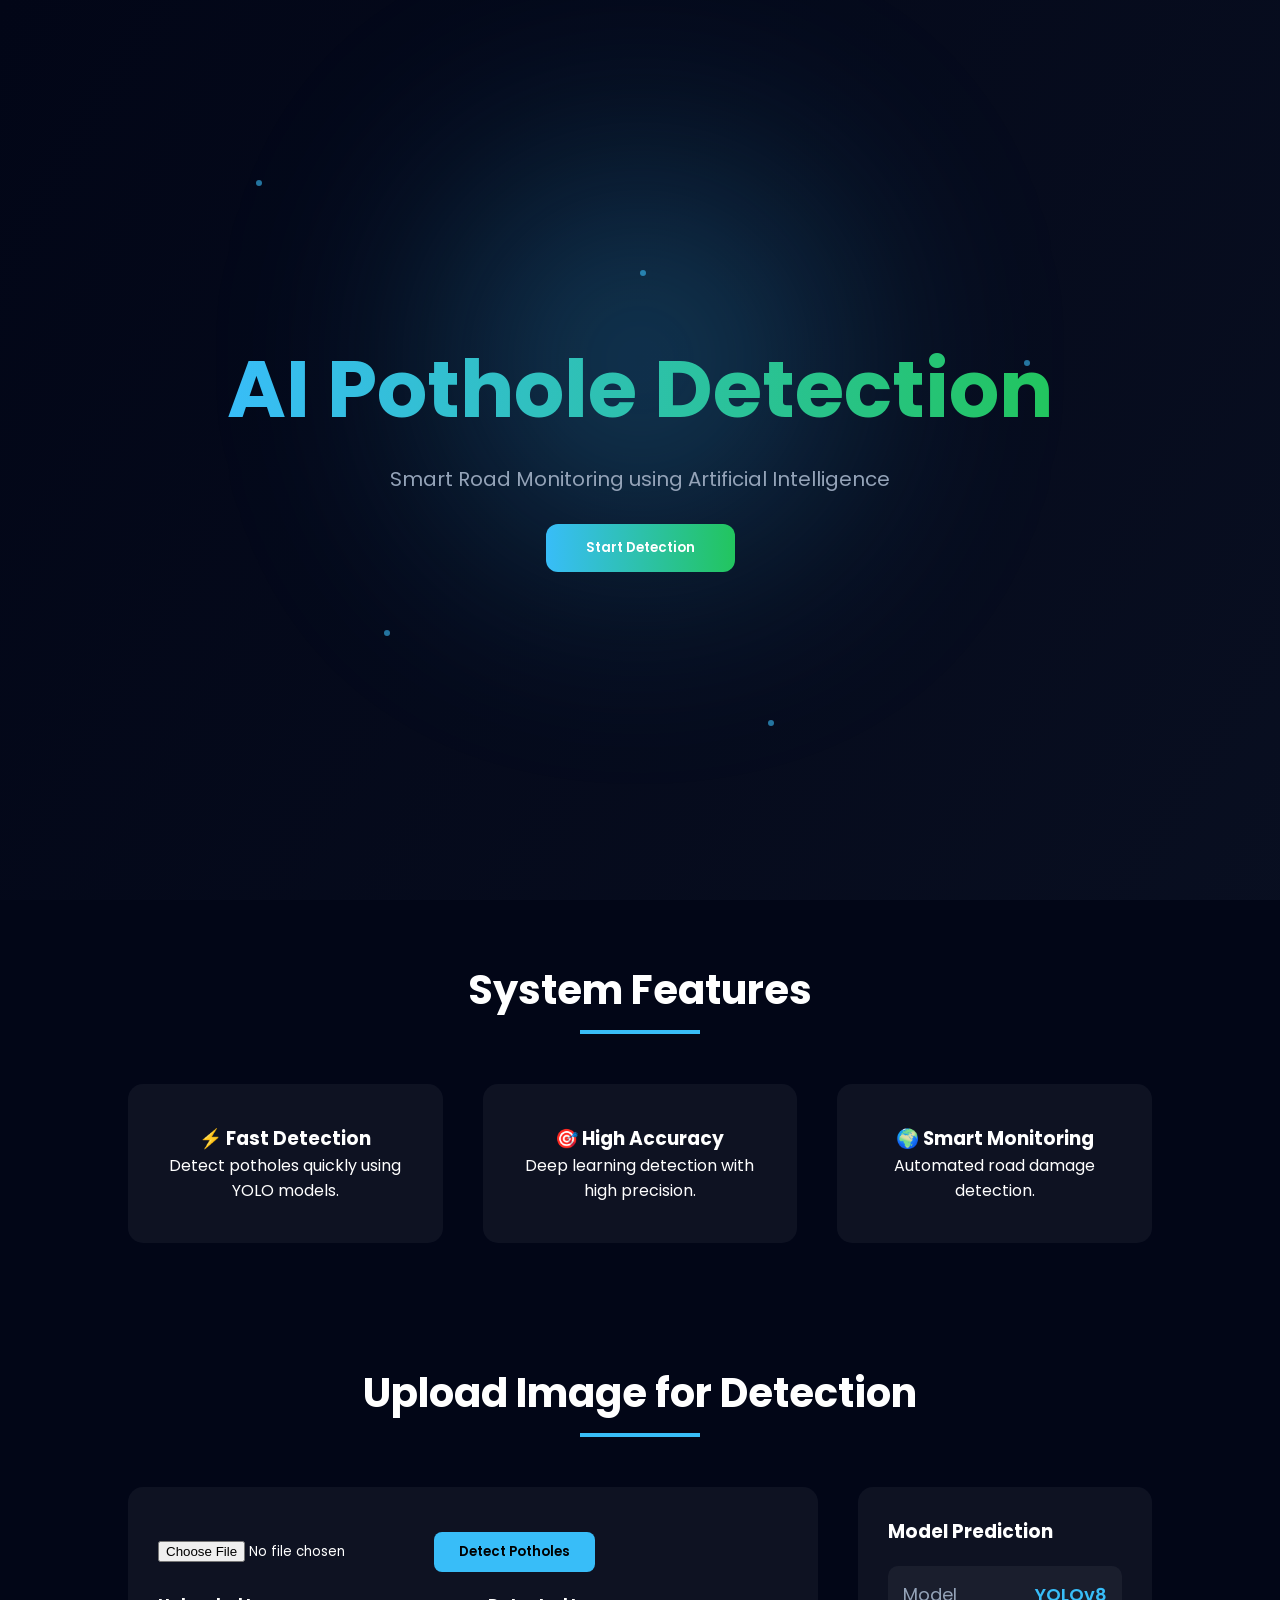
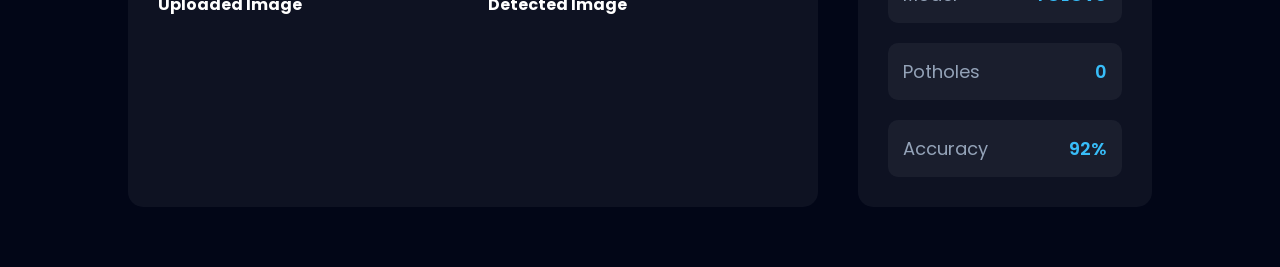
<file: index.html>
<!DOCTYPE html>
<html>

<head>

<title>AI Pothole Detection</title>

<link rel="stylesheet" href="style.css">

<link href="https://fonts.googleapis.com/css2?family=Poppins:wght@300;500;700&display=swap" rel="stylesheet">

</head>


<body>

<div class="background"></div>

<section class="hero">
<div class="ai-glow"></div>
<div class="particles">
<span></span>
<span></span>
<span></span>
<span></span>
<span></span>
</div>

<h1 class="main-title">AI Pothole Detection</h1>

<p class="subtitle">Smart Road Monitoring using Artificial Intelligence</p>
<button class="hero-btn" onclick="scrollToDetect()">Start Detection</button>

</section>


<section class="features">

<h2 class="section-title">System Features</h2>

<div class="feature-grid">

<div class="feature-card">
<h3>⚡ Fast Detection</h3>
<p>Detect potholes quickly using YOLO models.</p>
</div>

<div class="feature-card">
<h3>🎯 High Accuracy</h3>
<p>Deep learning detection with high precision.</p>
</div>

<div class="feature-card">
<h3>🌍 Smart Monitoring</h3>
<p>Automated road damage detection.</p>
</div>

</div>

</section>



<section class="detect" id="detect-section">

<h2 class="section-title">Upload Image for Detection</h2>

<div class="detect-layout">

<div class="upload-box">

<input type="file" id="imageUpload" accept="image/*">

<button onclick="detect()">Detect Potholes</button>

<div class="image-row">

<div>

<h4>Uploaded Image</h4>

<img id="uploadedImage">

</div>

<div>

<h4>Detected Image</h4>

<img id="detectedImage">

</div>

</div>

</div>



<div class="model-dashboard">

<h3>Model Prediction</h3>

<div class="model-info">

<div class="info-box">
<span class="label">Model</span>
<span class="value">YOLOv8</span>
</div>

<div class="info-box">
<span class="label">Potholes</span>
<span class="value" id="potholeCount">0</span>
</div>

<div class="info-box">
<span class="label">Accuracy</span>
<span class="value">92%</span>
</div>

</div>

</div>

</div>

</section>


<script src="script.js"></script>

</body>

</html>
</file>
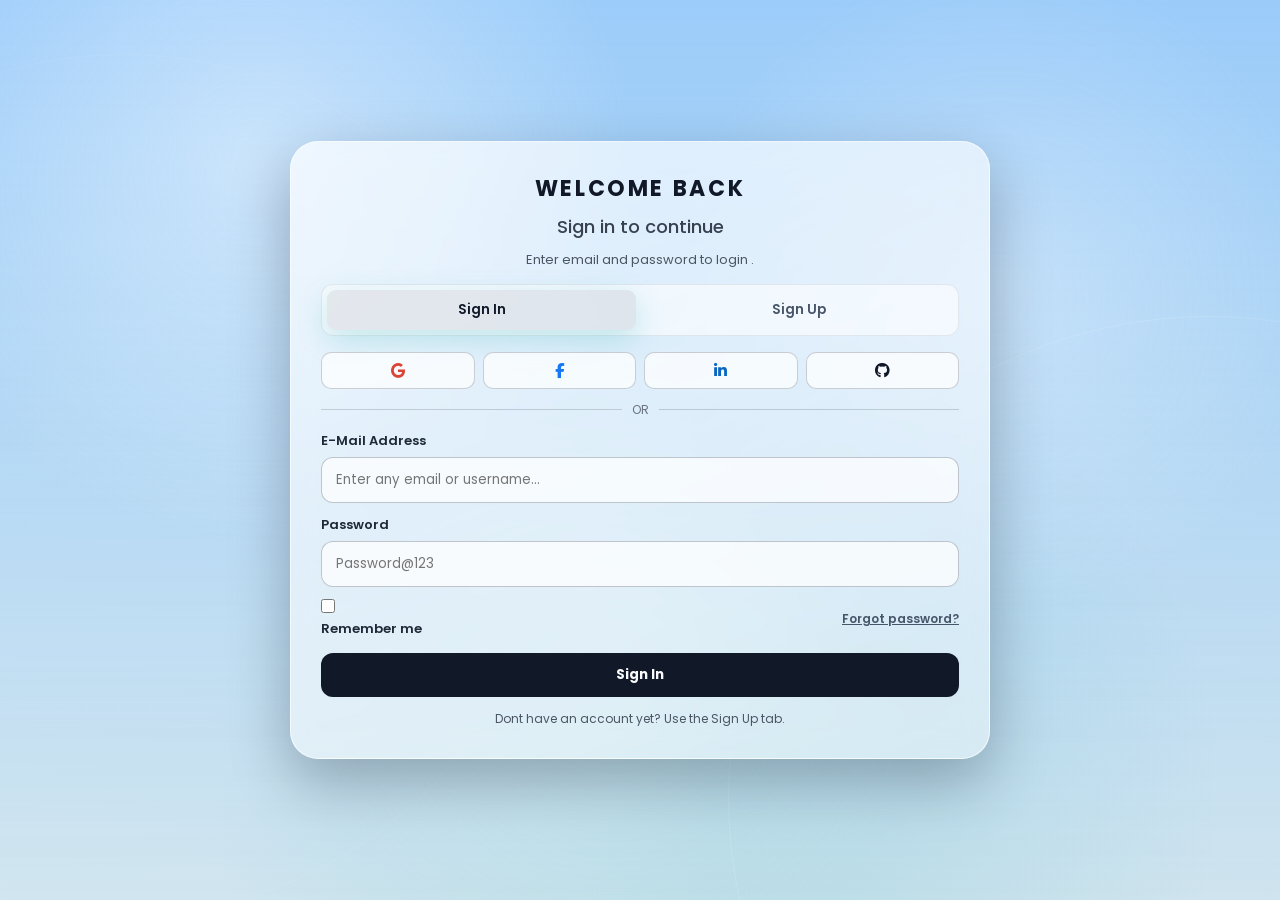
<file: frontend/index.html>
<!DOCTYPE html>
<html>
<head>
    <meta charset="UTF-8">
    <title>AI Pothole Detection</title>
    <link rel="stylesheet" href="style.css">
    <link rel="stylesheet" href="auth.css">
    <link rel="stylesheet" href="https://cdnjs.cloudflare.com/ajax/libs/font-awesome/6.5.2/css/all.min.css">
    <link href="https://fonts.googleapis.com/css2?family=Poppins:wght@300;500;700&display=swap" rel="stylesheet">
</head>

<body>

    <div class="background"></div>

    <section class="auth-screen" id="authScreen">
        <div class="cloud-overlay"></div>
        <div class="auth-shell">
            <div class="auth-card">
                <div class="auth-card-head">
                    <p class="auth-kicker">Welcome back</p>
                    <h2>Sign in to continue</h2>
                    <p class="auth-card-copy">Enter email and password to login .</p>
                </div>

                <div class="auth-tabs" role="tablist" aria-label="Authentication options">
                    <button class="auth-tab active" data-auth-tab="signin" type="button">Sign In</button>
                    <button class="auth-tab" data-auth-tab="signup" type="button">Sign Up</button>
                </div>

                <div class="auth-alert hidden" id="authAlert" role="alert"></div>

                <form class="auth-form active" id="signinForm">
                    <div class="social-row">
                        <button type="button" class="social-btn" data-social="google" aria-label="Continue with Google"><i class="fa-brands fa-google"></i></button>
                        <button type="button" class="social-btn" data-social="facebook" aria-label="Continue with Facebook"><i class="fa-brands fa-facebook-f"></i></button>
                        <button type="button" class="social-btn" data-social="linkedin" aria-label="Continue with LinkedIn"><i class="fa-brands fa-linkedin-in"></i></button>
                        <button type="button" class="social-btn" data-social="github" aria-label="Continue with GitHub"><i class="fa-brands fa-github"></i></button>
                    </div>

                    <div class="auth-divider"><span>OR</span></div>

                    <label>
                        E-Mail Address
                        <input type="text" id="signinEmail" placeholder="Enter any email or username..." required>
                    </label>
                    <label>
                        Password
                        <input type="password" id="signinPassword" placeholder="Password@123" required>
                    </label>
                    <div class="auth-inline-row">
                        <label class="check-row"><input type="checkbox" id="rememberMe"> Remember me</label>
                        <button type="button" class="text-btn">Forgot password?</button>
                    </div>
                    <button type="submit" class="auth-submit">Sign In</button>
                    <p class="auth-hint">Dont have an account yet? Use the Sign Up tab.</p>
                </form>

                <form class="auth-form" id="signupForm">
                    <div class="social-row">
                        <button type="button" class="social-btn" data-social="google" aria-label="Sign up with Google"><i class="fa-brands fa-google"></i></button>
                        <button type="button" class="social-btn" data-social="facebook" aria-label="Sign up with Facebook"><i class="fa-brands fa-facebook-f"></i></button>
                        <button type="button" class="social-btn" data-social="linkedin" aria-label="Sign up with LinkedIn"><i class="fa-brands fa-linkedin-in"></i></button>
                        <button type="button" class="social-btn" data-social="github" aria-label="Sign up with GitHub"><i class="fa-brands fa-github"></i></button>
                    </div>

                    <div class="auth-divider"><span>OR</span></div>

                    <label>
                        Full Name
                        <input type="text" id="signupName" placeholder="Your name" required>
                    </label>
                    <label>
                        E-Mail Address
                        <input type="email" id="signupEmail" placeholder="you@example.com" required>
                    </label>
                    <label>
                        Password
                        <input type="password" id="signupPassword" placeholder="Create your password" required>
                    </label>
                    <button type="submit" class="auth-submit">Create Account</button>
                    <p class="auth-hint">Social sign up buttons above are available as quick entry options.</p>
                </form>
            </div>
        </div>
    </section>

    <script src="script.js"></script>
</body>
</html>
</file>
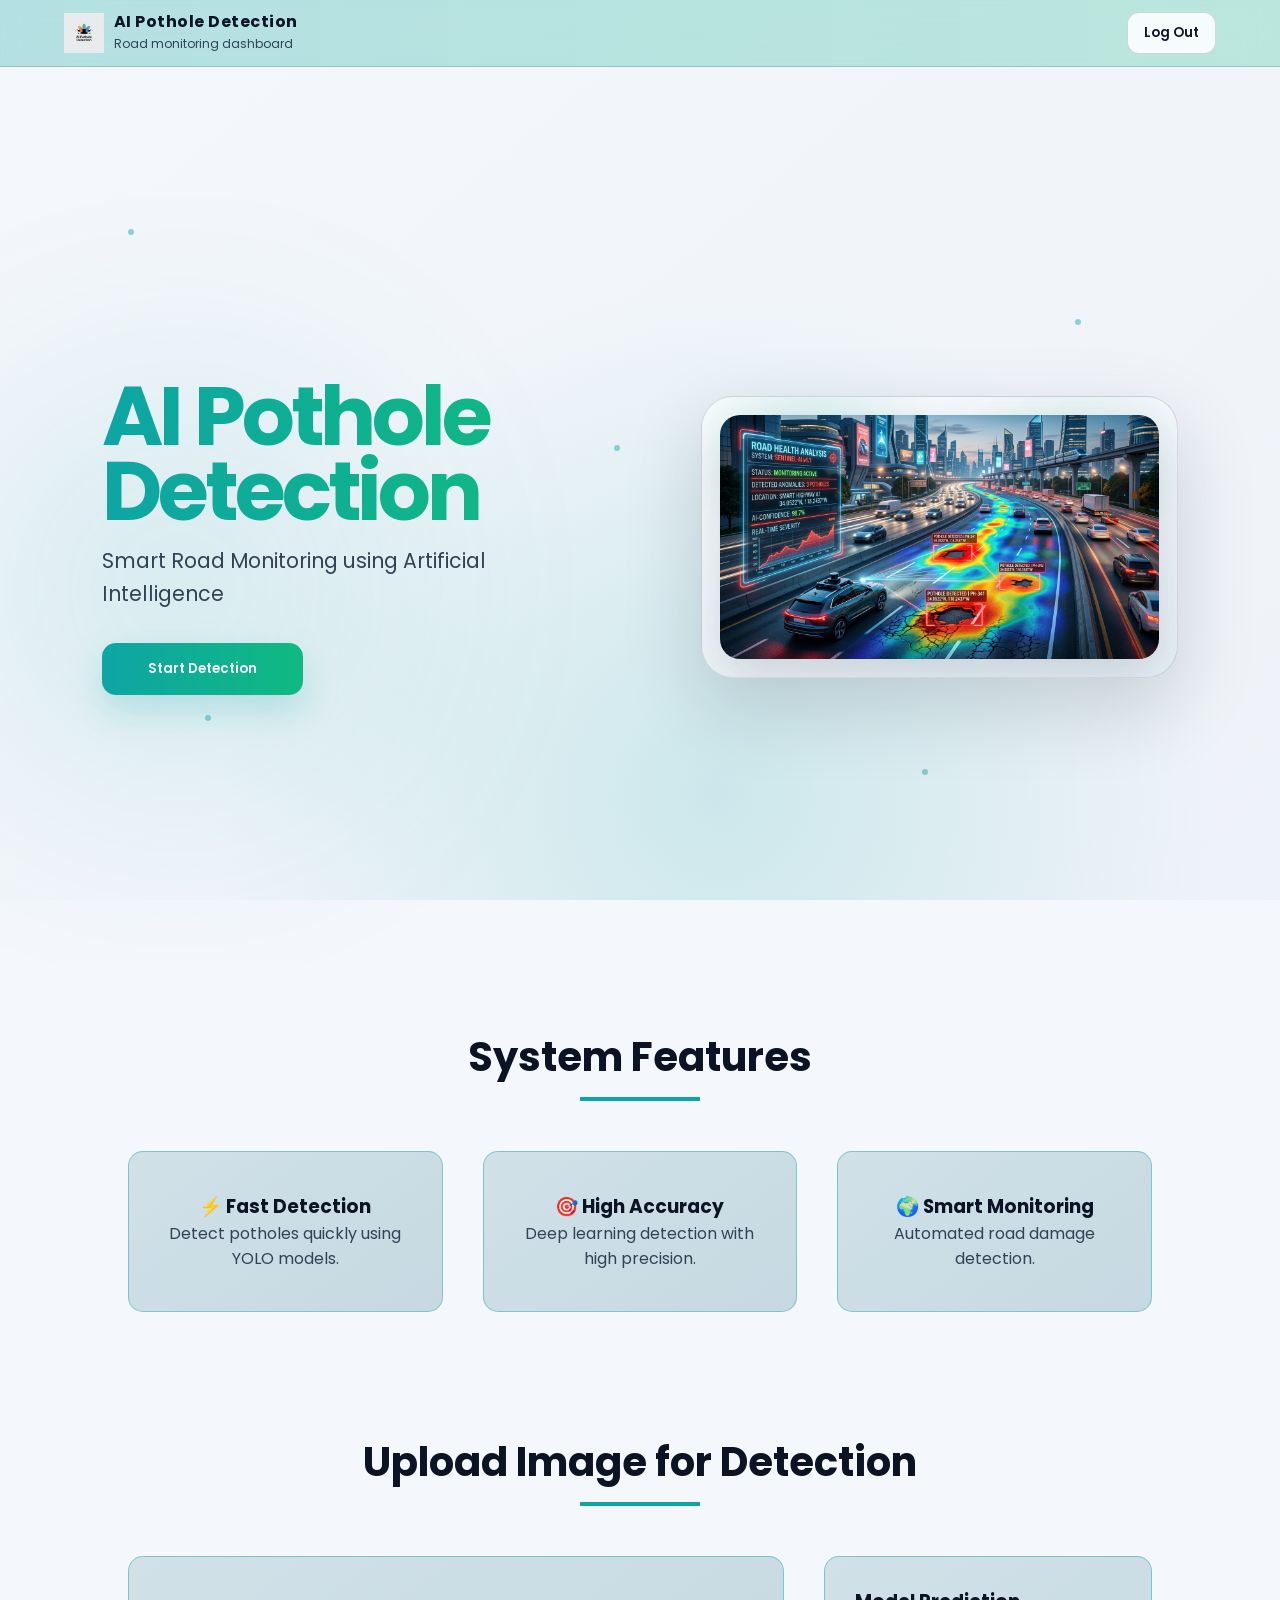
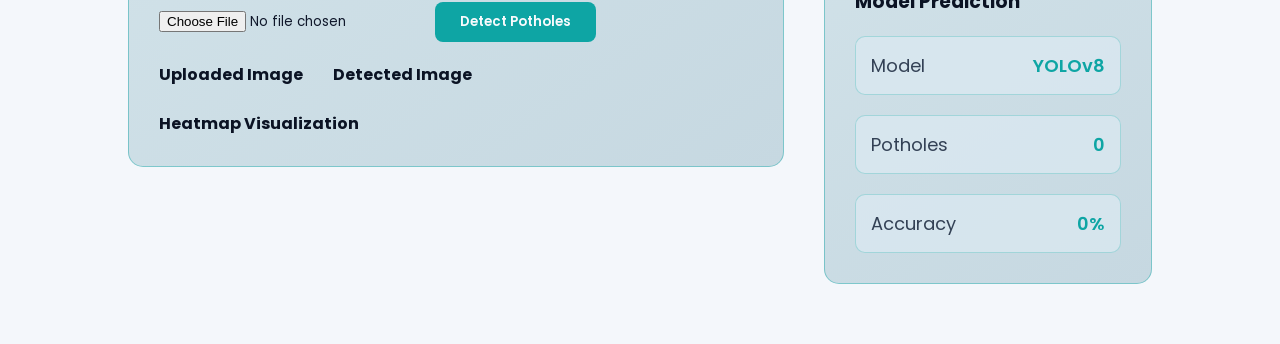
<file: frontend/dashboard.html>
<!DOCTYPE html>
<html>
<head>
    <meta charset="UTF-8">
    <title>AI Pothole Detection</title>
    <link rel="stylesheet" href="style.css">
    <link href="https://fonts.googleapis.com/css2?family=Poppins:wght@300;500;700&display=swap" rel="stylesheet">
</head>

<body>

    <div class="background"></div>

    <div class="app-content" id="appContent">
        <header class="app-topbar">
            <div class="brand-wrap">
                <img class="app-logo" src="logo.jpg" alt="AI Pothole Detection logo">
                <div class="brand-copy">
                    <span class="app-brand">AI Pothole Detection</span>
                    <p>Road monitoring dashboard</p>
                </div>
            </div>
            <button id="logoutBtn" class="ghost-btn" type="button">Log Out</button>
        </header>

        <section class="hero">
            <div class="ai-glow"></div>
            <div class="particles" aria-hidden="true">
                <span></span>
                <span></span>
                <span></span>
                <span></span>
                <span></span>
            </div>

            <div class="hero-grid">
                <div class="hero-copy">
                    <h1 class="main-title">AI Pothole Detection</h1>
                    <p class="subtitle">Smart Road Monitoring using Artificial Intelligence</p>
                    <button class="hero-btn" onclick="scrollToDetect()">Start Detection</button>
                </div>

                <div class="hero-visual">
                    <img src="hero.png" alt="AI Pothole Detection hero illustration">
                </div>
            </div>
        </section>

        <section class="features">
            <h2 class="section-title">System Features</h2>

            <div class="feature-grid">
                <div class="feature-card">
                    <h3>⚡ Fast Detection</h3>
                    <p>Detect potholes quickly using YOLO models.</p>
                </div>

                <div class="feature-card">
                    <h3>🎯 High Accuracy</h3>
                    <p>Deep learning detection with high precision.</p>
                </div>

                <div class="feature-card">
                    <h3>🌍 Smart Monitoring</h3>
                    <p>Automated road damage detection.</p>
                </div>
            </div>
        </section>

        <section class="detect" id="detect-section">
            <h2 class="section-title">Upload Image for Detection</h2>

            <div class="detect-layout">
                <div class="upload-box">
                    <input type="file" id="imageUpload" accept="image/*">

                    <button id="detectBtn">Detect Potholes</button>

                    <div class="image-row">
                        <div>
                            <h4>Uploaded Image</h4>
                            <img id="uploadedImage" class="preview hidden" alt="Uploaded Image">
                        </div>

                        <div>
                            <h4>Detected Image</h4>
                            <img id="detectedImage" class="preview hidden" alt="Detected Image">
                        </div>
                    </div>

                    <div class="heatmap-section" id="heatmap-section">
                        <h4>Heatmap Visualization</h4>
                        <img id="heatmapImage" class="preview heatmap-preview hidden" alt="Heatmap Visualization">
                    </div>
                </div>

                <div class="model-dashboard">
                    <h3>Model Prediction</h3>

                    <div class="model-info">
                        <div class="info-box">
                            <span class="label">Model</span>
                            <span class="value">YOLOv8</span>
                        </div>

                        <div class="info-box">
                            <span class="label">Potholes</span>
                            <span class="value" id="potholeCount">0</span>
                        </div>

                        <div class="info-box">
                            <span class="label">Accuracy</span>
                            <span class="value" id="accuracy">0%</span>
                        </div>
                    </div>
                </div>
            </div>
        </section>
    </div>

    <script src="script.js"></script>
</body>
</html>
</file>
<file: style.css>
*{
margin:0;
padding:0;
box-sizing:border-box;
font-family:'Poppins',sans-serif;
}

body{
background:#020617;
color:white;
}

/* animated background */

.background{
position:fixed;
width:100%;
height:100%;
background:linear-gradient(120deg,#020617,#0f172a,#020617);
background-size:400% 400%;
animation:move 12s infinite;
z-index:-1;
}

@keyframes move{

0%{background-position:0% 50%;}
50%{background-position:100% 50%;}
100%{background-position:0% 50%;}

}


/* hero */

.hero{
height:100vh;
display:flex;
flex-direction:column;
justify-content:center;
align-items:center;
text-align:center;
}

.main-title{

font-size:80px;

background:linear-gradient(90deg,#38bdf8,#22c55e);
background-clip:text;
-webkit-background-clip:text;

color:transparent;

}

.subtitle{
margin-top:15px;
color:#94a3b8;
font-size:20px;
}


/* section headings */

.section-title{

font-size:40px;

margin-bottom:50px;

text-align:center;

position:relative;

}

.section-title::after{

content:"";

width:120px;

height:4px;

background:#38bdf8;

display:block;

margin:10px auto;

}


/* features */

.features{
padding:60px 10%;
}

.feature-grid{

display:grid;

grid-template-columns:repeat(3,1fr);

gap:40px;

}

.feature-card{

background:rgba(255,255,255,0.05);

padding:40px;

border-radius:15px;

text-align:center;

transition:0.4s;

}

.feature-card:hover{

transform:translateY(-10px);

box-shadow:0 15px 40px rgba(0,0,0,0.5);

}


/* detection */

.detect{
padding:60px 10%;
}

.detect-layout{

display:grid;

grid-template-columns:2fr 1fr;

gap:40px;

}

.upload-box{

background:rgba(255,255,255,0.05);

padding:30px;

border-radius:15px;

}

button{

margin-top:15px;

padding:10px 25px;

border:none;

background:#38bdf8;

border-radius:8px;

cursor:pointer;

font-weight:600;

}

button:hover{
background:#0ea5e9;
}


/* images */

.image-row{

display:flex;

gap:30px;

margin-top:20px;

}

.image-row img{

width:300px;

border-radius:10px;

}


/* model table */

.model-dashboard{

background:rgba(255,255,255,0.05);

padding:30px;

border-radius:15px;

}

table{

width:100%;

margin-top:20px;

border-collapse:collapse;

}

th,td{

padding:12px;

border-bottom:1px solid #334155;

text-align:center;

}


/* charts */

.stats{
padding:60px 10%;
}

.charts{

display:grid;

grid-template-columns:1fr 1fr;

gap:40px;

}

.model-info{

display:flex;

flex-direction:column;

gap:20px;

margin-top:20px;

}

.info-box{

background:rgba(255,255,255,0.05);

padding:15px;

border-radius:10px;

display:flex;

justify-content:space-between;

font-size:18px;

}

.label{

color:#94a3b8;

}

.value{

font-weight:600;

color:#38bdf8;

}

.ai-glow{
position:absolute;
width:500px;
height:500px;
background:radial-gradient(circle,#38bdf8 0%, transparent 70%);
filter:blur(120px);
top:40%;
left:50%;
transform:translate(-50%,-50%);
opacity:0.5;
z-index:-1;
}

.particles span{
position:absolute;
width:6px;
height:6px;
background:#38bdf8;
border-radius:50%;
animation:float 6s infinite;
opacity:0.6;
}

.particles span:nth-child(1){top:20%;left:20%;}
.particles span:nth-child(2){top:70%;left:30%;}
.particles span:nth-child(3){top:40%;left:80%;}
.particles span:nth-child(4){top:80%;left:60%;}
.particles span:nth-child(5){top:30%;left:50%;}

@keyframes float{
0%{transform:translateY(0);}
50%{transform:translateY(-20px);}
100%{transform:translateY(0);}
}

.hero-btn{
margin-top:30px;
padding:14px 40px;
border:none;
border-radius:12px;
background:linear-gradient(90deg,#38bdf8,#22c55e);
color:white;
font-weight:600;
cursor:pointer;
transition:0.3s;
}

.hero-btn:hover{
transform:scale(1.05);
box-shadow:0 0 20px #38bdf8;
}

html{
scroll-behavior:smooth;
}
</file>
<file: frontend/style.css>
*{
margin:0;
padding:0;
box-sizing:border-box;
font-family:'Poppins','Segoe UI Emoji','Apple Color Emoji','Noto Color Emoji',sans-serif;
}

:root{
--bg-base:#f4f7fb;
--bg-soft:#e8eef5;
--bg-elevated:#dbe6f1;
--surface:rgba(255,255,255,0.82);
--surface-strong:rgba(255,255,255,0.9);
--text-primary:#0f172a;
--text-secondary:#334155;
--heading-color:#0b1324;
--accent-cyan:#0ea5a4;
--accent-teal:#10b981;
--accent-cyan-soft:rgba(14,165,164,0.2);
--accent-teal-soft:rgba(16,185,129,0.16);
--border-soft:rgba(15,23,42,0.16);
--shadow-heavy:rgba(15,23,42,0.14);
--surface-card-1:#d0e1e8;
--surface-card-2:#c6d8e1;
--surface-card-border:rgba(14,165,164,0.42);
}

body{
background:var(--bg-base);
color:var(--text-primary);
min-height:100vh;
overflow-x:hidden;
}

/* animated background */

.background{
position:fixed;
width:100%;
height:100%;
background:
radial-gradient(1200px circle at 14% 22%, rgba(14,165,164,0.16), transparent 42%),
radial-gradient(900px circle at 82% 76%, rgba(16,185,129,0.12), transparent 36%),
linear-gradient(140deg, var(--bg-base) 0%, var(--bg-soft) 52%, #dce7f2 100%);
background-size:400% 400%;
animation:move 12s infinite;
z-index:-1;
}

@keyframes move{

0%{background-position:0% 50%;}
50%{background-position:100% 50%;}
100%{background-position:0% 50%;}

}


/* auth */

.auth-screen{
min-height:100vh;
display:flex;
align-items:center;
justify-content:center;
padding:40px 6%;
position:relative;
}

.auth-shell{
width:min(1180px,100%);
display:grid;
grid-template-columns:1.1fr 0.9fr;
gap:36px;
align-items:center;
}

.auth-visual{
display:flex;
align-items:center;
justify-content:center;
min-height:620px;
padding:28px;
border-radius:32px;
background:
radial-gradient(circle at top left, rgba(14,165,164,0.2), transparent 34%),
radial-gradient(circle at bottom right, rgba(16,185,129,0.14), transparent 28%),
linear-gradient(145deg, rgba(255,255,255,0.8), rgba(226,236,247,0.72));
border:1px solid var(--border-soft);
box-shadow:0 30px 100px var(--shadow-heavy);
overflow:hidden;
position:relative;
}

.auth-visual::before,
.auth-visual::after{
content:"";
position:absolute;
border-radius:999px;
filter:blur(18px);
}

.auth-visual::before{
width:180px;
height:180px;
background:var(--accent-cyan-soft);
top:18px;
right:32px;
}

.auth-visual::after{
width:220px;
height:220px;
background:var(--accent-teal-soft);
bottom:-40px;
left:-40px;
}

.auth-visual-card{
position:relative;
z-index:1;
width:100%;
padding:34px;
border-radius:28px;
background:linear-gradient(145deg, rgba(255,255,255,0.92), rgba(237,244,250,0.84));
border:1px solid var(--border-soft);
backdrop-filter:blur(18px);
}

.auth-copy{
padding-right:30px;
}

.auth-badge{
display:inline-flex;
padding:8px 14px;
border:1px solid var(--accent-cyan-soft);
border-radius:999px;
background:rgba(255,255,255,0.8);
color:#0f766e;
font-size:13px;
letter-spacing:0.08em;
text-transform:uppercase;
}

.auth-title{
margin-top:18px;
font-size:clamp(42px,7vw,84px);
line-height:0.95;
background:linear-gradient(90deg,#0f172a,var(--accent-cyan),var(--accent-teal));
background-clip:text;
-webkit-background-clip:text;
color:transparent;
}

.auth-subtitle{
margin-top:18px;
max-width:620px;
font-size:18px;
line-height:1.7;
color:var(--text-secondary);
}

.auth-points{
margin-top:28px;
display:grid;
gap:16px;
}

.auth-points div{
padding:18px 20px;
border-radius:16px;
background:var(--surface);
border:1px solid var(--border-soft);
backdrop-filter:blur(12px);
}

.auth-points strong{
display:block;
margin-bottom:6px;
font-size:16px;
}

.auth-points span,
.auth-hint{
color:var(--text-secondary);
line-height:1.6;
}

.auth-card{
padding:28px;
border-radius:28px;
background:var(--surface-strong);
border:1px solid var(--border-soft);
box-shadow:0 24px 90px var(--shadow-heavy);
backdrop-filter:blur(18px);
}

.auth-card-head{
margin-bottom:18px;
}

.auth-kicker{
color:#0f766e;
font-size:13px;
letter-spacing:0.12em;
text-transform:uppercase;
margin-bottom:8px;
}

.auth-card-head h2{
font-size:28px;
margin-bottom:10px;
}

.auth-card-copy{
color:var(--text-secondary);
line-height:1.6;
}

.auth-tabs{
display:grid;
grid-template-columns:1fr 1fr;
gap:10px;
margin-bottom:22px;
padding:6px;
background:rgba(255,255,255,0.78);
border-radius:16px;
}

.auth-tab{
margin-top:0;
padding:14px 18px;
background:transparent;
color:var(--text-primary);
border-radius:12px;
transition:0.25s ease;
}

.auth-tab.active{
background:linear-gradient(90deg,var(--accent-cyan),var(--accent-teal));
color:#f8fafc;
box-shadow:0 10px 30px rgba(14,165,164,0.22);
}

.auth-form{
display:none;
gap:16px;
}

.auth-form.active{
display:grid;
}

.auth-form label{
display:grid;
gap:8px;
color:var(--text-primary);
font-size:14px;
}

.auth-form input{
width:100%;
padding:14px 16px;
border-radius:12px;
border:1px solid var(--border-soft);
background:rgba(255,255,255,0.9);
color:var(--text-primary);
outline:none;
transition:0.2s ease;
}

.auth-form input:focus{
border-color:var(--accent-cyan);
box-shadow:0 0 0 3px rgba(14,165,164,0.16);
}

.auth-alert{
padding:12px 14px;
margin-bottom:16px;
border-radius:12px;
background:rgba(239,68,68,0.12);
border:1px solid rgba(239,68,68,0.3);
color:#b91c1c;
line-height:1.5;
}

.auth-alert[data-type="success"]{
background:rgba(34,197,94,0.12);
border-color:rgba(34,197,94,0.28);
color:#166534;
}

.auth-submit,
.ghost-btn{
margin-top:4px;
padding:14px 20px;
border:none;
border-radius:12px;
cursor:pointer;
font-weight:600;
transition:0.3s ease;
}

.auth-submit{
background:linear-gradient(90deg,var(--accent-cyan),var(--accent-teal));
color:#f8fafc;
}

.auth-submit:hover,
.hero-btn:hover,
.ghost-btn:hover{
transform:translateY(-1px);
box-shadow:0 14px 34px rgba(14,165,164,0.2);
}

h1,
h2,
h3,
h4,
.section-title,
.app-brand{
color:var(--heading-color);
}

p,
label,
th,
td{
color:var(--text-secondary);
}

.auth-hint{
font-size:13px;
}

.app-content.hidden,
.hidden{
display:none;
}

.app-content{
position:relative;
}

.app-topbar{
position:sticky;
top:0;
z-index:10;
display:flex;
align-items:center;
justify-content:space-between;
gap:12px;
padding:12px 5%;
background:linear-gradient(90deg,rgba(14,165,164,0.28),rgba(16,185,129,0.24));
backdrop-filter:blur(16px);
border-bottom:1px solid var(--border-soft);
}

.brand-wrap{
display:flex;
align-items:center;
gap:10px;
min-width:0;
}

.app-logo{
width:40px;
height:40px;
flex:0 0 auto;
display:block;
}

.brand-copy{
display:flex;
flex-direction:column;
justify-content:center;
min-width:0;
}

.app-brand{
display:block;
font-weight:700;
letter-spacing:0.03em;
font-size:16px;
line-height:1.1;
color:var(--heading-color);
}

.app-topbar p{
color:var(--text-secondary);
margin-top:4px;
font-size:12px;
}

.ghost-btn{
margin-top:0;
padding:10px 16px;
background:rgba(255,255,255,0.86);
color:var(--text-primary);
border:1px solid var(--border-soft);
}

@media (max-width: 640px){
.app-topbar{
padding:10px 4%;
}

.brand-wrap{
gap:10px;
}

.app-logo{
width:34px;
height:34px;
}

.app-brand{
font-size:15px;
}

.app-topbar p{
font-size:12px;
}

.ghost-btn{
padding:9px 14px;
font-size:13px;
}
}

/* hero */

.hero{
height:100vh;
display:flex;
min-height:100vh;
padding:120px 8% 80px;
position:relative;
overflow:hidden;
align-items:center;
}

.hero-grid{
position:relative;
z-index:1;
width:100%;
display:grid;
grid-template-columns:minmax(0,1.08fr) minmax(340px,0.92fr);
gap:40px;
align-items:center;
}

.hero-copy{
max-width:700px;
text-align:left;
padding-right:10px;
}

.hero-visual{
display:flex;
justify-content:center;
align-items:center;
position:relative;
padding:18px;
border-radius:32px;
background:linear-gradient(145deg, rgba(255,255,255,0.88), rgba(230,239,247,0.7));
border:1px solid var(--border-soft);
box-shadow:0 28px 80px rgba(15,23,42,0.16);
backdrop-filter:blur(10px);
overflow:hidden;
}

.hero-visual::before{
content:"";
position:absolute;
inset:0;
background:radial-gradient(circle at 22% 16%, rgba(14,165,164,0.14), transparent 30%),
radial-gradient(circle at 78% 22%, rgba(16,185,129,0.1), transparent 26%);
pointer-events:none;
}

.hero-visual img{
position:relative;
z-index:1;
width:min(100%,620px);
max-height:620px;
object-fit:contain;
display:block;
border-radius:20px;
box-shadow:0 18px 50px rgba(15,23,42,0.16);
}

.hero .particles,
.hero .ai-glow{
position:absolute;
inset:0;
pointer-events:none;
}

.hero .ai-glow{
width:540px;
height:540px;
left:14%;
top:58%;
transform:translate(-50%,-50%);
}

.hero .particles span:nth-child(1){top:18%;left:10%;}
.hero .particles span:nth-child(2){top:72%;left:16%;}
.hero .particles span:nth-child(3){top:28%;left:84%;}
.hero .particles span:nth-child(4){top:78%;left:72%;}
.hero .particles span:nth-child(5){top:42%;left:48%;}

.hero .particles span{
opacity:0.45;
}

.main-title{
background:linear-gradient(90deg,var(--accent-cyan),var(--accent-teal));
font-size:clamp(56px,6.5vw,94px);
line-height:0.9;
max-width:8ch;
letter-spacing:-0.05em;
background-clip:text;
-webkit-background-clip:text;

color:transparent;

}

.subtitle{
margin-top:16px;
color:var(--text-secondary);
font-size:clamp(17px,1.6vw,21px);
max-width:26rem;
line-height:1.6;
}


/* section headings */

.section-title{

font-size:40px;

margin-bottom:50px;

text-align:center;

position:relative;

}

.section-title::after{

content:"";

width:120px;

height:4px;

background:var(--accent-cyan);

display:block;

margin:10px auto;

}


/* features */

.features{
padding:60px 10%;
}

.feature-grid{

display:grid;

grid-template-columns:repeat(3,1fr);

gap:40px;

}

.feature-card{

background:linear-gradient(145deg,var(--surface-card-1),var(--surface-card-2));
border:1px solid var(--surface-card-border);

padding:40px;

border-radius:15px;

text-align:center;

transition:0.4s;

}

.feature-card:hover{

transform:translateY(-10px);

box-shadow:0 15px 40px rgba(15,23,42,0.12);

}


/* detection */

.detect{
padding:60px 10%;
}

.detect-layout{

display:grid;

grid-template-columns:2fr 1fr;

gap:40px;

align-items:start;

}

.upload-box{

background:linear-gradient(145deg,var(--surface-card-1),var(--surface-card-2));
border:1px solid var(--surface-card-border);

padding:30px;

border-radius:15px;

}

button{

margin-top:15px;

padding:10px 25px;

border:none;

background:var(--accent-cyan);
color:#f8fafc;

border-radius:8px;

cursor:pointer;

font-weight:600;

}

button:hover{
background:#0d9488;
}


/* images */

.image-row{

display:flex;

gap:30px;

margin-top:20px;

}

.image-row img{

width:300px;

border-radius:10px;

}

.heatmap-section{

margin-top:24px;
scroll-margin-top:24px;

}

.heatmap-preview{

width:100%;

max-width:640px;

max-height:260px;

object-fit:contain;

display:block;

}

.preview.hidden{
display:none;
}


/* model table */

.model-dashboard{

background:linear-gradient(145deg,var(--surface-card-1),var(--surface-card-2));
border:1px solid var(--surface-card-border);

padding:30px;

border-radius:15px;

align-self:start;

height:fit-content;

}

table{

width:100%;

margin-top:20px;

border-collapse:collapse;

}

th,td{

padding:12px;

border-bottom:1px solid var(--border-soft);

text-align:center;

}

th{
color:var(--heading-color);
font-weight:600;
}

td{
color:var(--text-secondary);
}


/* charts */

.stats{
padding:60px 10%;
}

.charts{

display:grid;

grid-template-columns:1fr 1fr;

gap:40px;

}

.model-info{

display:flex;

flex-direction:column;

gap:20px;

margin-top:20px;

}

.info-box{

background:rgba(220,233,241,0.72);
border:1px solid rgba(14,165,164,0.26);

padding:15px;

border-radius:10px;

display:flex;

justify-content:space-between;

font-size:18px;

}

.label{

color:var(--text-secondary);

}

.value{

font-weight:600;

color:var(--accent-cyan);

}

.ai-glow{
position:absolute;
width:500px;
height:500px;
background:radial-gradient(circle,var(--accent-cyan) 0%, transparent 70%);
filter:blur(120px);
top:40%;
left:50%;
transform:translate(-50%,-50%);
opacity:0.22;
z-index:-1;
}

.particles span{
position:absolute;
width:6px;
height:6px;
background:var(--accent-cyan);
border-radius:50%;
animation:float 6s infinite;
opacity:0.35;
}

.particles span:nth-child(1){top:20%;left:20%;}
.particles span:nth-child(2){top:70%;left:30%;}
.particles span:nth-child(3){top:40%;left:80%;}
.particles span:nth-child(4){top:80%;left:60%;}
.particles span:nth-child(5){top:30%;left:50%;}

@keyframes float{
0%{transform:translateY(0);}
50%{transform:translateY(-20px);}
100%{transform:translateY(0);}
}

.hero-btn{
margin-top:32px;
padding:16px 46px;
border:none;
border-radius:14px;
background:linear-gradient(90deg,var(--accent-cyan),var(--accent-teal));
color:#f8fafc;
font-weight:600;
cursor:pointer;
transition:0.3s ease;
box-shadow:0 16px 36px rgba(14,165,164,0.22);
}

.hero-btn:hover{
transform:scale(1.05);
box-shadow:0 0 20px rgba(14,165,164,0.45);
}

@media (max-width: 920px){
.auth-shell,
.detect-layout,
.feature-grid,
.charts{
grid-template-columns:1fr;
}

.auth-visual,
.auth-copy{
padding-right:0;
}

.hero{
height:auto;
min-height:100vh;
padding:88px 24px 64px;
}

.hero-grid{
grid-template-columns:1fr;
gap:28px;
}

.hero-copy{
max-width:none;
text-align:left;
padding-right:0;
width:auto;
}

.hero-visual{
order:2;
padding:14px;
}

.hero-visual img{
width:min(100%,580px);
}

.auth-visual{
min-height:auto;
order:-1;
}

.image-row{
flex-direction:column;
}

.image-row img{
width:100%;
max-width:360px;
}
}

@media (max-width: 640px){
.auth-screen,
.features,
.detect,
.stats{
padding-left:20px;
padding-right:20px;
}

.auth-card{
padding:22px;
}

.app-topbar{
padding-left:20px;
padding-right:20px;
flex-direction:column;
align-items:flex-start;
}

.main-title{
font-size:clamp(60px,13vw,84px);
}

.section-title{
font-size:32px;
}

.hero .ai-glow{
left:50%;
top:52%;
width:460px;
height:460px;
opacity:0.28;
}
}

@media (max-width: 640px){
.hero{
padding:80px 20px 56px;
}

.hero-visual img{
width:100%;
}

.subtitle{
font-size:17px;
}

.hero-btn{
padding:13px 30px;
}
}
</file>
<file: frontend/auth.css>
/* Auth page only */

.auth-screen {
    min-height: 100vh;
    display: grid;
    place-items: center;
    padding: 28px;
    position: relative;
    overflow: hidden;
    background: linear-gradient(180deg, rgba(125, 211, 252, 0.45), rgba(186, 230, 253, 0.18));
}

.cloud-overlay {
    position: absolute;
    inset: 0;
    pointer-events: none;
    background:
        radial-gradient(circle at 20% 18%, rgba(255, 255, 255, 0.42), transparent 30%),
        radial-gradient(circle at 78% 32%, rgba(255, 255, 255, 0.3), transparent 28%),
        radial-gradient(circle at 48% 72%, rgba(255, 255, 255, 0.24), transparent 35%),
        linear-gradient(180deg, rgba(59, 130, 246, 0.26), rgba(14, 116, 144, 0.1));
}

.auth-screen::before,
.auth-screen::after {
    content: "";
    position: absolute;
    border-radius: 999px;
    border: 1px solid rgba(255, 255, 255, 0.28);
    opacity: 0.45;
    pointer-events: none;
}

.auth-screen::before {
    width: 860px;
    height: 860px;
    top: 6%;
    left: -24%;
}

.auth-screen::after {
    width: 960px;
    height: 960px;
    bottom: -42%;
    right: -32%;
}

.auth-shell {
    width: min(780px, 94vw);
    display: flex;
    justify-content: center;
    z-index: 1;
}

.auth-card {
    width: min(700px, 100%);
    margin: 0 auto;
    background: linear-gradient(160deg, rgba(255, 255, 255, 0.7), rgba(255, 255, 255, 0.42));
    border: 1px solid rgba(255, 255, 255, 0.68);
    border-radius: 28px;
    box-shadow: 0 22px 60px rgba(2, 6, 23, 0.28);
    backdrop-filter: blur(12px);
    padding: 30px;
}

.auth-card-head {
    text-align: center;
    margin-bottom: 14px;
}

.auth-kicker {
    font-size: 22px;
    font-weight: 700;
    color: #111827;
}

.auth-card-head h2 {
    margin-top: 4px;
    font-size: 18px;
    font-weight: 500;
    color: #374151;
}

.auth-card-copy {
    margin-top: 6px;
    font-size: 13px;
    color: #4b5563;
    line-height: 1.5;
}

.auth-tabs {
    display: grid;
    grid-template-columns: 1fr 1fr;
    gap: 8px;
    margin-bottom: 16px;
    padding: 5px;
    border-radius: 12px;
    background: rgba(255, 255, 255, 0.56);
    border: 1px solid rgba(15, 23, 42, 0.08);
}

.auth-tab {
    margin-top: 0;
    border: none;
    border-radius: 9px;
    padding: 10px 12px;
    font-weight: 600;
    background: transparent;
    color: #475569;
    cursor: pointer;
}

.auth-tab.active {
    color: #111827;
    background: rgba(15, 23, 42, 0.08);
}

.auth-form {
    display: none;
    gap: 12px;
}

.auth-form.active {
    display: grid;
}

.social-row {
    display: grid;
    grid-template-columns: repeat(4, 1fr);
    gap: 8px;
}

.social-btn {
    margin-top: 0;
    padding: 10px 8px;
    border-radius: 10px;
    border: 1px solid rgba(15, 23, 42, 0.2);
    background: rgba(255, 255, 255, 0.72);
    color: #111827;
    font-weight: 700;
    display: inline-flex;
    align-items: center;
    justify-content: center;
    font-size: 15px;
    cursor: pointer;
}

.social-btn:hover {
    background: rgba(255, 255, 255, 0.95);
}

.social-btn[data-social="google"] {
    color: #db4437;
}

.social-btn[data-social="facebook"] {
    color: #1877f2;
}

.social-btn[data-social="linkedin"] {
    color: #0a66c2;
}

.social-btn[data-social="github"] {
    color: #111827;
}

.auth-divider {
    display: flex;
    align-items: center;
    gap: 10px;
    color: #6b7280;
    font-size: 12px;
}

.auth-divider::before,
.auth-divider::after {
    content: "";
    height: 1px;
    flex: 1;
    background: rgba(75, 85, 99, 0.24);
}

.auth-form label {
    display: grid;
    gap: 6px;
    font-size: 13px;
    color: #1f2937;
    font-weight: 600;
}

.auth-form input {
    width: 100%;
    padding: 12px 14px;
    border-radius: 12px;
    border: 1px solid rgba(15, 23, 42, 0.24);
    background: rgba(255, 255, 255, 0.72);
    color: #111827;
    outline: none;
}

.auth-form input:focus {
    border-color: #2563eb;
    box-shadow: 0 0 0 3px rgba(59, 130, 246, 0.22);
}

.auth-inline-row {
    display: flex;
    align-items: center;
    justify-content: space-between;
    gap: 12px;
}

.check-row {
    display: flex;
    align-items: center;
    gap: 8px;
    font-size: 12px;
    color: #374151;
}

.check-row input {
    width: 14px;
    height: 14px;
}

.text-btn {
    margin-top: 0;
    border: none;
    background: transparent;
    color: #475569;
    font-size: 12px;
    text-decoration: underline;
    cursor: pointer;
    padding: 0;
}

.auth-submit {
    margin-top: 2px;
    padding: 12px 16px;
    border: none;
    border-radius: 12px;
    background: #111827;
    color: #f8fafc;
    font-weight: 700;
    cursor: pointer;
}

.auth-submit:hover {
    background: #030712;
}

.auth-alert {
    margin-bottom: 12px;
    padding: 10px 12px;
    border-radius: 10px;
    border: 1px solid rgba(239, 68, 68, 0.24);
    background: rgba(239, 68, 68, 0.12);
    color: #991b1b;
    font-size: 13px;
}

.auth-alert[data-type="success"] {
    border-color: rgba(22, 163, 74, 0.24);
    background: rgba(34, 197, 94, 0.12);
    color: #14532d;
}

.auth-hint {
    text-align: center;
    color: #4b5563;
    font-size: 12px;
}

@media (max-width: 560px) {
    .auth-screen {
        padding: 14px;
    }

    .auth-card {
        border-radius: 22px;
        padding: 18px;
    }
}
</file>
